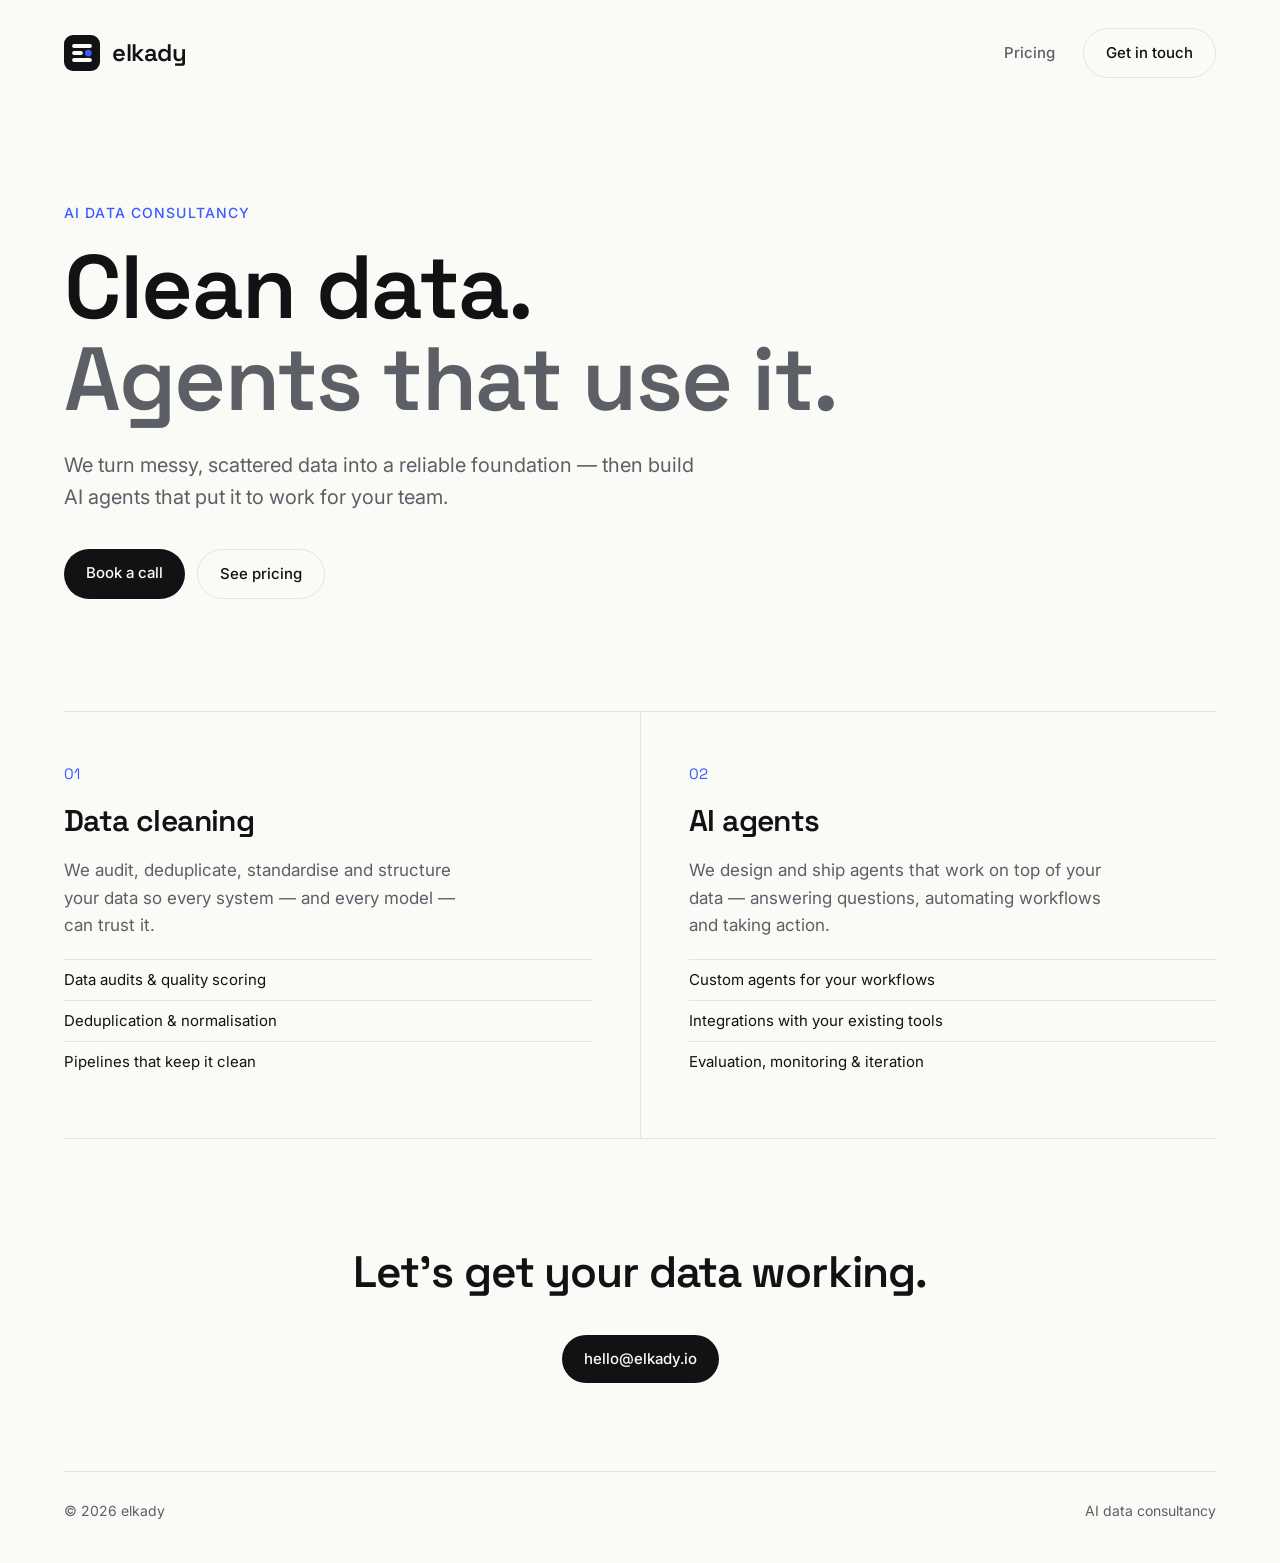
<file: index.html>
<!doctype html>
<html lang="en">
<head>
  <meta charset="utf-8">
  <meta name="viewport" content="width=device-width, initial-scale=1">
  <title>elkady — AI Data Consultancy</title>
  <meta name="description" content="elkady cleans your data and builds AI agents that put it to work.">
  <link rel="icon" href="logo-mark.svg" type="image/svg+xml">
  <link rel="preconnect" href="https://fonts.googleapis.com">
  <link rel="preconnect" href="https://fonts.gstatic.com" crossorigin>
  <link href="https://fonts.googleapis.com/css2?family=Space+Grotesk:wght@500;600&family=Inter:wght@400;500&display=swap" rel="stylesheet">
  <link rel="stylesheet" href="styles.css">
</head>
<body>
  <div class="wrap">
    <nav>
      <a class="brand" href="#" aria-label="elkady home">
        <svg class="mark" width="36" height="36" viewBox="0 0 40 40" aria-hidden="true">
          <rect class="tile" width="40" height="40" rx="10"/>
          <rect class="row" x="9" y="10" width="22" height="4.5" rx="2.25"/>
          <rect class="row" x="9" y="17.75" width="12" height="4.5" rx="2.25"/>
          <circle class="node" cx="27" cy="20" r="3.75"/>
          <rect class="row" x="9" y="25.5" width="22" height="4.5" rx="2.25"/>
        </svg>
        <span class="wordmark">elkady</span>
      </a>
      <div class="nav-links">
        <a href="pricing.html">Pricing</a>
        <a class="btn ghost" href="mailto:hello@elkady.io">Get in touch</a>
      </div>
    </nav>

    <section class="hero">
      <p class="eyebrow">AI Data Consultancy</p>
      <h1>Clean data.<br><span>Agents that use it.</span></h1>
      <p class="lede">We turn messy, scattered data into a reliable foundation — then build AI agents that put it to work for your team.</p>
      <div class="actions">
        <a class="btn" href="mailto:hello@elkady.io">Book a call</a>
        <a class="btn ghost" href="pricing.html">See pricing</a>
      </div>
    </section>

    <section class="services" id="services">
      <div class="service">
        <span class="num">01</span>
        <h2>Data cleaning</h2>
        <p>We audit, deduplicate, standardise and structure your data so every system — and every model — can trust it.</p>
        <ul>
          <li>Data audits &amp; quality scoring</li>
          <li>Deduplication &amp; normalisation</li>
          <li>Pipelines that keep it clean</li>
        </ul>
      </div>
      <div class="service">
        <span class="num">02</span>
        <h2>AI agents</h2>
        <p>We design and ship agents that work on top of your data — answering questions, automating workflows and taking action.</p>
        <ul>
          <li>Custom agents for your workflows</li>
          <li>Integrations with your existing tools</li>
          <li>Evaluation, monitoring &amp; iteration</li>
        </ul>
      </div>
    </section>

    <section class="cta">
      <h2>Let's get your data working.</h2>
      <a class="btn" href="mailto:hello@elkady.io">hello@elkady.io</a>
    </section>

    <footer>
      <span>© 2026 elkady</span>
      <span>AI data consultancy</span>
    </footer>
  </div>
</body>
</html>
</file>
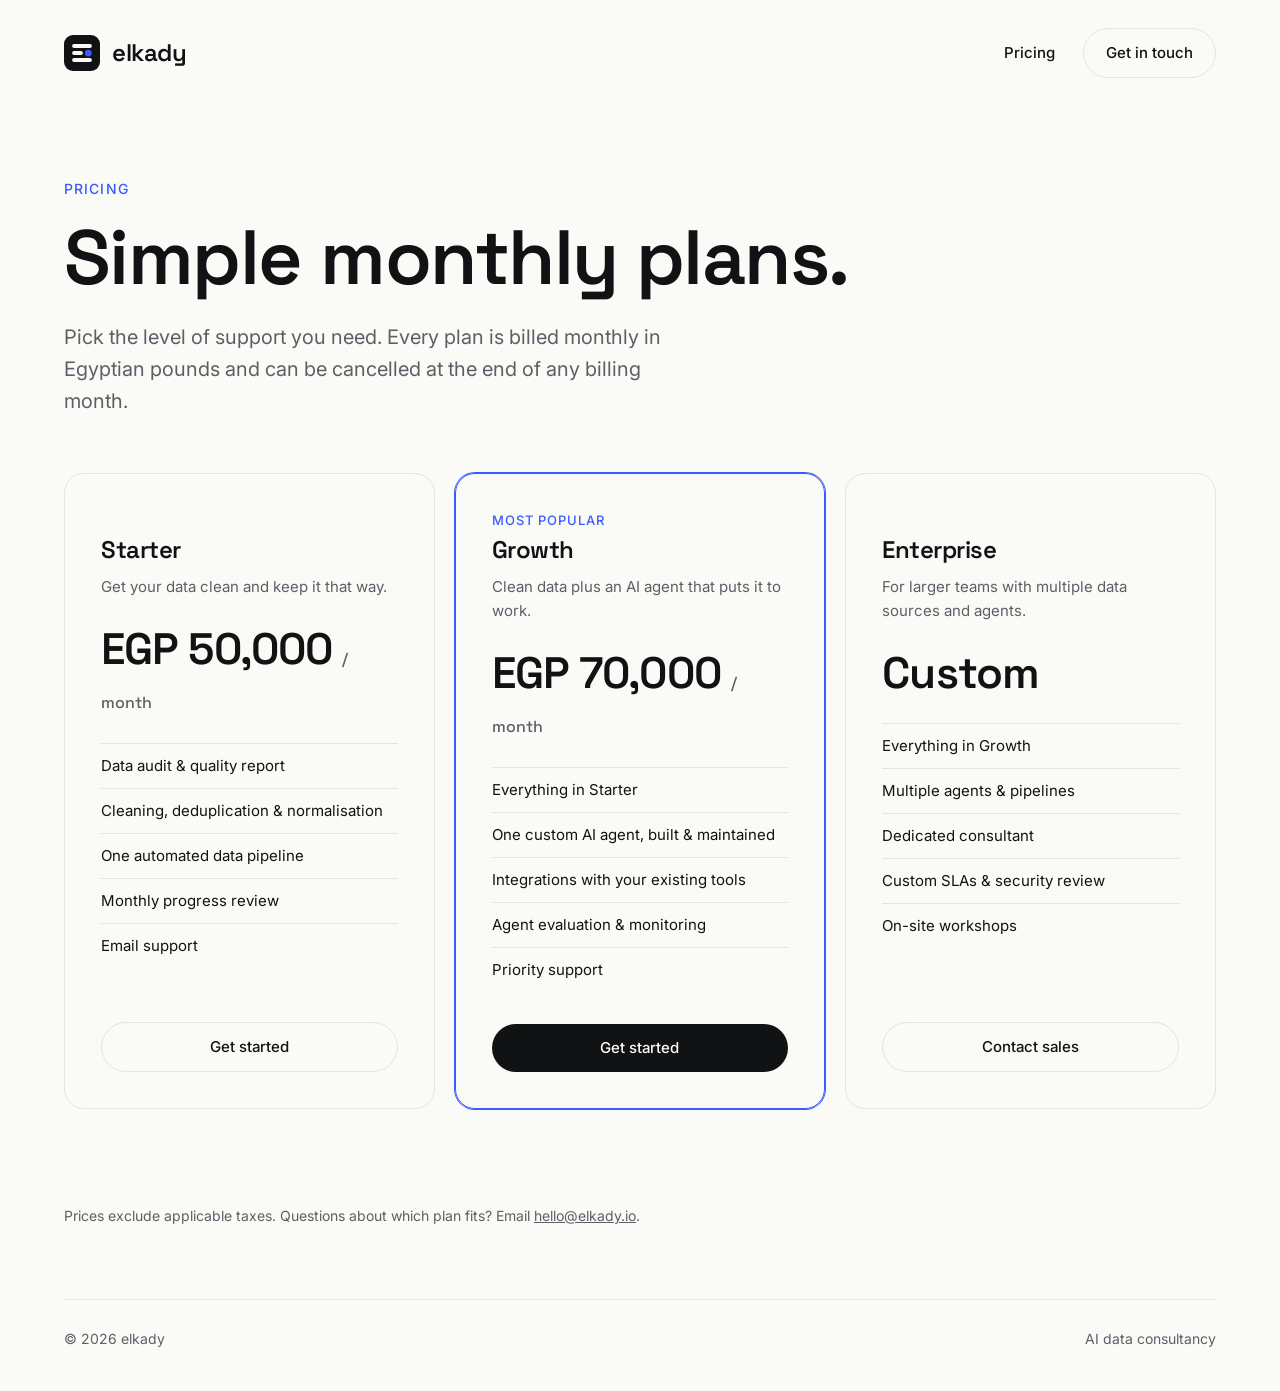
<file: pricing.html>
<!doctype html>
<html lang="en">
<head>
  <meta charset="utf-8">
  <meta name="viewport" content="width=device-width, initial-scale=1">
  <title>Pricing — elkady</title>
  <meta name="description" content="Monthly plans for data cleaning and AI agents from elkady.">
  <link rel="icon" href="logo-mark.svg" type="image/svg+xml">
  <link rel="preconnect" href="https://fonts.googleapis.com">
  <link rel="preconnect" href="https://fonts.gstatic.com" crossorigin>
  <link href="https://fonts.googleapis.com/css2?family=Space+Grotesk:wght@500;600&family=Inter:wght@400;500&display=swap" rel="stylesheet">
  <link rel="stylesheet" href="styles.css">
</head>
<body>
  <div class="wrap">
    <nav>
      <a class="brand" href="index.html" aria-label="elkady home">
        <svg class="mark" width="36" height="36" viewBox="0 0 40 40" aria-hidden="true">
          <rect class="tile" width="40" height="40" rx="10"/>
          <rect class="row" x="9" y="10" width="22" height="4.5" rx="2.25"/>
          <rect class="row" x="9" y="17.75" width="12" height="4.5" rx="2.25"/>
          <circle class="node" cx="27" cy="20" r="3.75"/>
          <rect class="row" x="9" y="25.5" width="22" height="4.5" rx="2.25"/>
        </svg>
        <span class="wordmark">elkady</span>
      </a>
      <div class="nav-links">
        <a href="pricing.html" aria-current="page">Pricing</a>
        <a class="btn ghost" href="mailto:hello@elkady.io">Get in touch</a>
      </div>
    </nav>

    <section class="page-head">
      <p class="eyebrow">Pricing</p>
      <h1>Simple monthly plans.</h1>
      <p class="lede">Pick the level of support you need. Every plan is billed monthly in Egyptian pounds and can be cancelled at the end of any billing month.</p>
    </section>

    <section class="plans">
      <div class="plan">
        <p class="tag">&nbsp;</p>
        <h2>Starter</h2>
        <p class="desc">Get your data clean and keep it that way.</p>
        <p class="price">EGP 50,000 <small>/ month</small></p>
        <ul>
          <li>Data audit &amp; quality report</li>
          <li>Cleaning, deduplication &amp; normalisation</li>
          <li>One automated data pipeline</li>
          <li>Monthly progress review</li>
          <li>Email support</li>
        </ul>
        <a class="btn ghost" href="mailto:hello@elkady.io?subject=Starter%20plan">Get started</a>
      </div>

      <div class="plan featured">
        <p class="tag">Most popular</p>
        <h2>Growth</h2>
        <p class="desc">Clean data plus an AI agent that puts it to work.</p>
        <p class="price">EGP 70,000 <small>/ month</small></p>
        <ul>
          <li>Everything in Starter</li>
          <li>One custom AI agent, built &amp; maintained</li>
          <li>Integrations with your existing tools</li>
          <li>Agent evaluation &amp; monitoring</li>
          <li>Priority support</li>
        </ul>
        <a class="btn" href="mailto:hello@elkady.io?subject=Growth%20plan">Get started</a>
      </div>

      <div class="plan">
        <p class="tag">&nbsp;</p>
        <h2>Enterprise</h2>
        <p class="desc">For larger teams with multiple data sources and agents.</p>
        <p class="price">Custom</p>
        <ul>
          <li>Everything in Growth</li>
          <li>Multiple agents &amp; pipelines</li>
          <li>Dedicated consultant</li>
          <li>Custom SLAs &amp; security review</li>
          <li>On-site workshops</li>
        </ul>
        <a class="btn ghost" href="mailto:hello@elkady.io?subject=Enterprise%20enquiry">Contact sales</a>
      </div>
    </section>

    <p class="note">Prices exclude applicable taxes. Questions about which plan fits? Email <a href="mailto:hello@elkady.io">hello@elkady.io</a>.</p>

    <footer>
      <span>© 2026 elkady</span>
      <span>AI data consultancy</span>
    </footer>
  </div>
</body>
</html>
</file>
<file: styles.css>
:root {
  --bg: #FAFAF7;
  --ink: #111214;
  --muted: #5C5F66;
  --line: #E4E4DF;
  --accent: #3D5AFE;
  --tile: #111214;
  --tile-ink: #FAFAF7;
}
@media (prefers-color-scheme: dark) {
  :root:not([data-theme="light"]) {
    --bg: #0E0F11;
    --ink: #F2F2EE;
    --muted: #9A9DA4;
    --line: #24262A;
    --accent: #6B83FF;
    --tile: #F2F2EE;
    --tile-ink: #0E0F11;
  }
}

* { box-sizing: border-box; margin: 0; }
body {
  background: var(--bg);
  color: var(--ink);
  font: 400 17px/1.6 Inter, system-ui, sans-serif;
  -webkit-font-smoothing: antialiased;
}
.wrap { padding: 0 clamp(24px, 5vw, 80px); }
h1, h2, h3, .wordmark { font-family: "Space Grotesk", Inter, sans-serif; letter-spacing: -0.02em; }
a { color: inherit; }

/* Nav */
nav { display: flex; align-items: center; justify-content: space-between; padding: 28px 0; }
.brand { display: flex; align-items: center; gap: 12px; text-decoration: none; }
.wordmark { font-size: 24px; font-weight: 600; }
.mark .tile { fill: var(--tile); }
.mark .row { fill: var(--tile-ink); }
.mark .node { fill: var(--accent); }

.btn {
  display: inline-block; padding: 12px 22px; border-radius: 999px;
  background: var(--ink); color: var(--bg); text-decoration: none;
  font-weight: 500; font-size: 15px; transition: opacity .15s;
}
.btn:hover { opacity: .85; }
.btn.ghost { background: transparent; color: var(--ink); border: 1px solid var(--line); }

/* Hero */
.hero { padding: 96px 0 112px; }
.eyebrow { color: var(--accent); font-weight: 500; font-size: 14px; letter-spacing: .08em; text-transform: uppercase; }
h1 { font-size: clamp(44px, 7vw, 120px); line-height: 1.02; font-weight: 600; margin: 18px 0 24px; }
h1 span { color: var(--muted); }
.lede { font-size: 20px; color: var(--muted); max-width: 640px; }
.actions { display: flex; gap: 12px; flex-wrap: wrap; margin-top: 36px; }

/* Services */
.services { display: grid; grid-template-columns: 1fr 1fr; border-top: 1px solid var(--line); }
.service { padding: 48px 48px 56px 0; }
.service + .service { padding: 48px 0 56px 48px; border-left: 1px solid var(--line); }
.num { font-family: "Space Grotesk", sans-serif; color: var(--accent); font-size: 15px; }
h2 { font-size: 30px; font-weight: 600; margin: 10px 0 12px; }
.service p { color: var(--muted); max-width: 420px; }
.service ul { list-style: none; padding: 0; margin-top: 20px; }
.service li { padding: 8px 0; border-top: 1px solid var(--line); font-size: 15px; }

/* CTA + footer */
.cta { border-top: 1px solid var(--line); padding: 88px 0; text-align: center; }
.cta h2 { font-size: clamp(30px, 5vw, 44px); margin-bottom: 28px; }
footer { border-top: 1px solid var(--line); padding: 28px 0 40px; color: var(--muted); font-size: 14px; display: flex; justify-content: space-between; gap: 16px; flex-wrap: wrap; }

@media (max-width: 720px) {
  .wrap { padding: 0 16px; }
  .hero { padding: 56px 0 72px; }
  .services { grid-template-columns: 1fr; }
  .service, .service + .service { padding: 40px 0; border-left: 0; }
  .service + .service { border-top: 1px solid var(--line); }
  nav .btn { display: none; }
}

/* Nav links */
.nav-links { display: flex; align-items: center; gap: 28px; }
.nav-links > a:not(.btn) { text-decoration: none; font-weight: 500; font-size: 15px; color: var(--muted); }
.nav-links > a:not(.btn):hover, .nav-links > a[aria-current] { color: var(--ink); }

/* Pricing */
.page-head { padding: 72px 0 56px; }
.page-head h1 { font-size: clamp(40px, 6vw, 80px); }
.plans { display: grid; grid-template-columns: repeat(3, 1fr); gap: 20px; padding-bottom: 96px; }
.plan { border: 1px solid var(--line); border-radius: 20px; padding: 36px; display: flex; flex-direction: column; }
.plan.featured { border-color: var(--accent); box-shadow: 0 0 0 1px var(--accent); }
.plan h2 { font-size: 24px; margin: 0 0 6px; }
.plan .tag { font-size: 13px; font-weight: 500; color: var(--accent); text-transform: uppercase; letter-spacing: .08em; min-height: 20px; }
.plan .desc { color: var(--muted); font-size: 15px; margin-bottom: 28px; }
.price { font-family: "Space Grotesk", sans-serif; font-size: 44px; font-weight: 600; letter-spacing: -0.02em; line-height: 1; }
.price small { font-size: 16px; font-weight: 500; color: var(--muted); letter-spacing: 0; }
.plan ul { list-style: none; padding: 0; margin: 28px 0 32px; flex: 1; }
.plan li { padding: 10px 0; border-top: 1px solid var(--line); font-size: 15px; }
.plan .btn { text-align: center; }
.note { color: var(--muted); font-size: 14px; padding-bottom: 72px; max-width: 720px; }

@media (max-width: 900px) {
  .plans { grid-template-columns: 1fr; }
}
</file>
